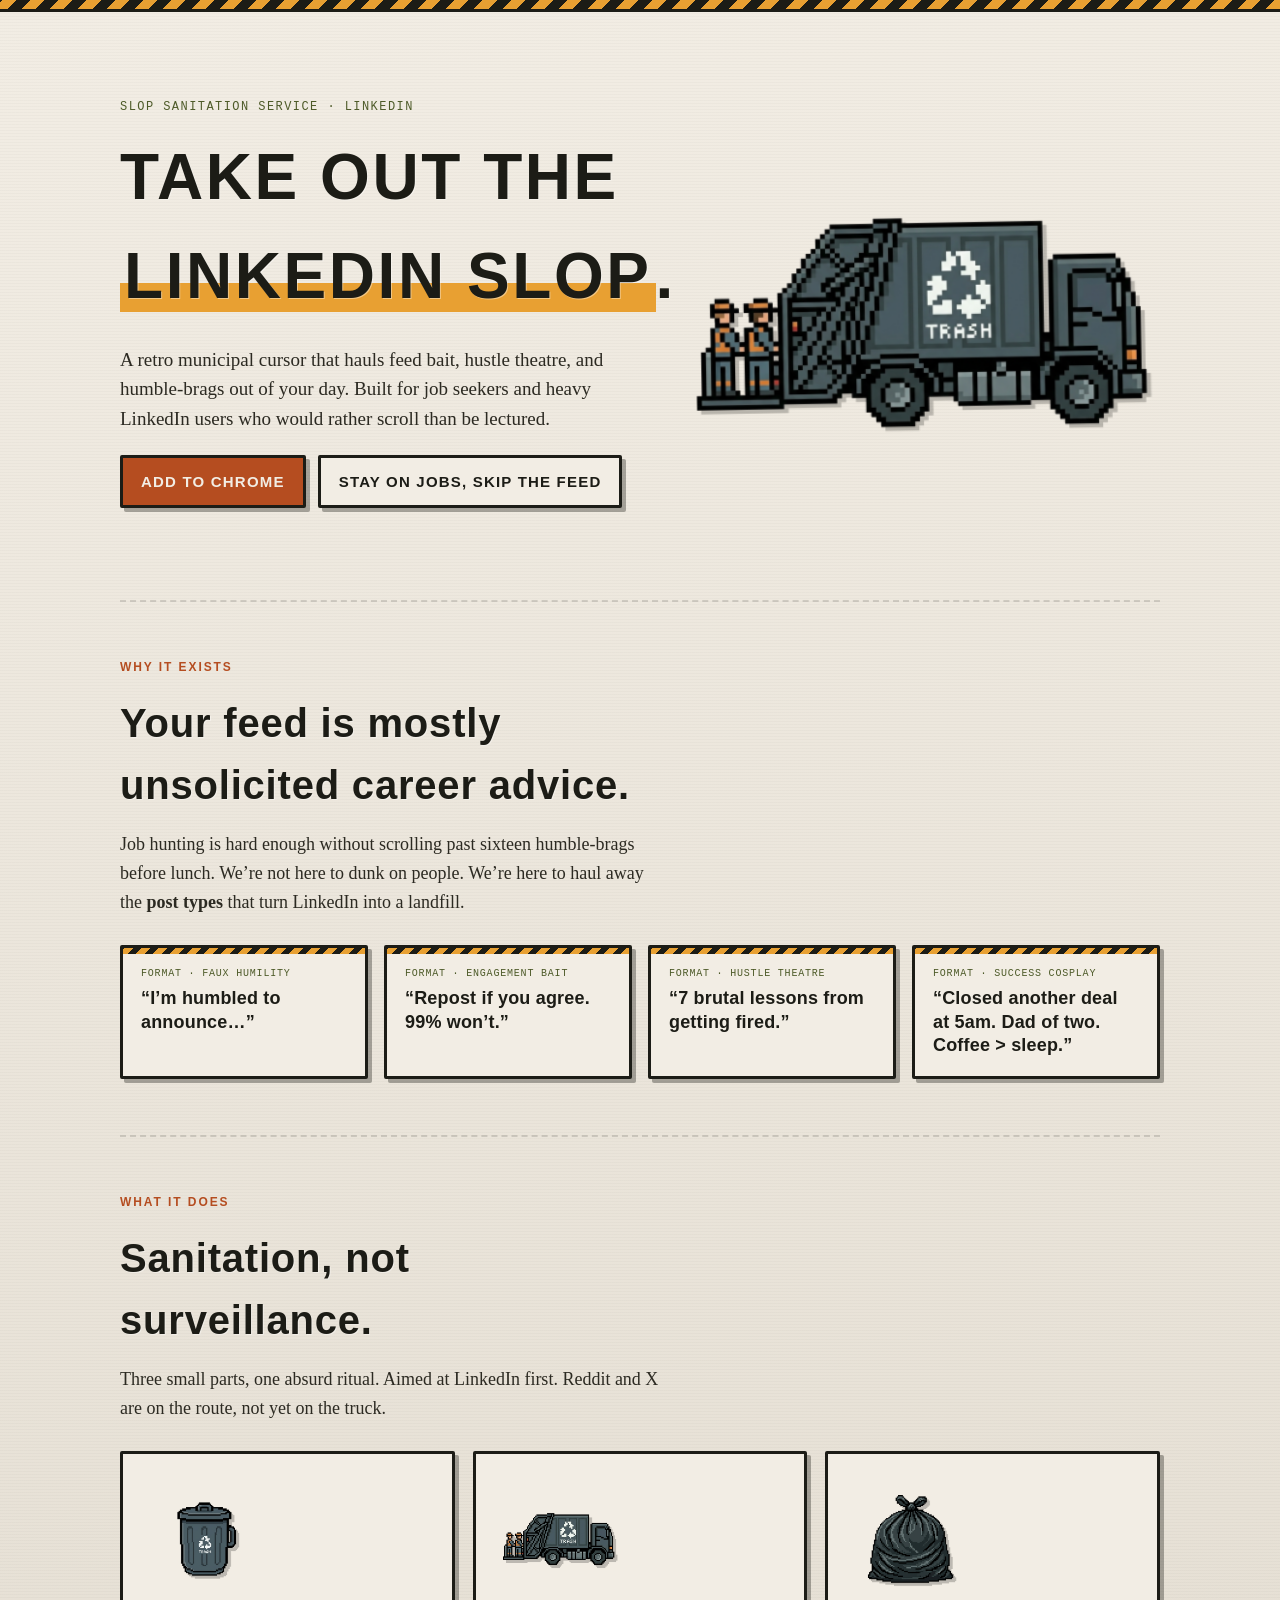
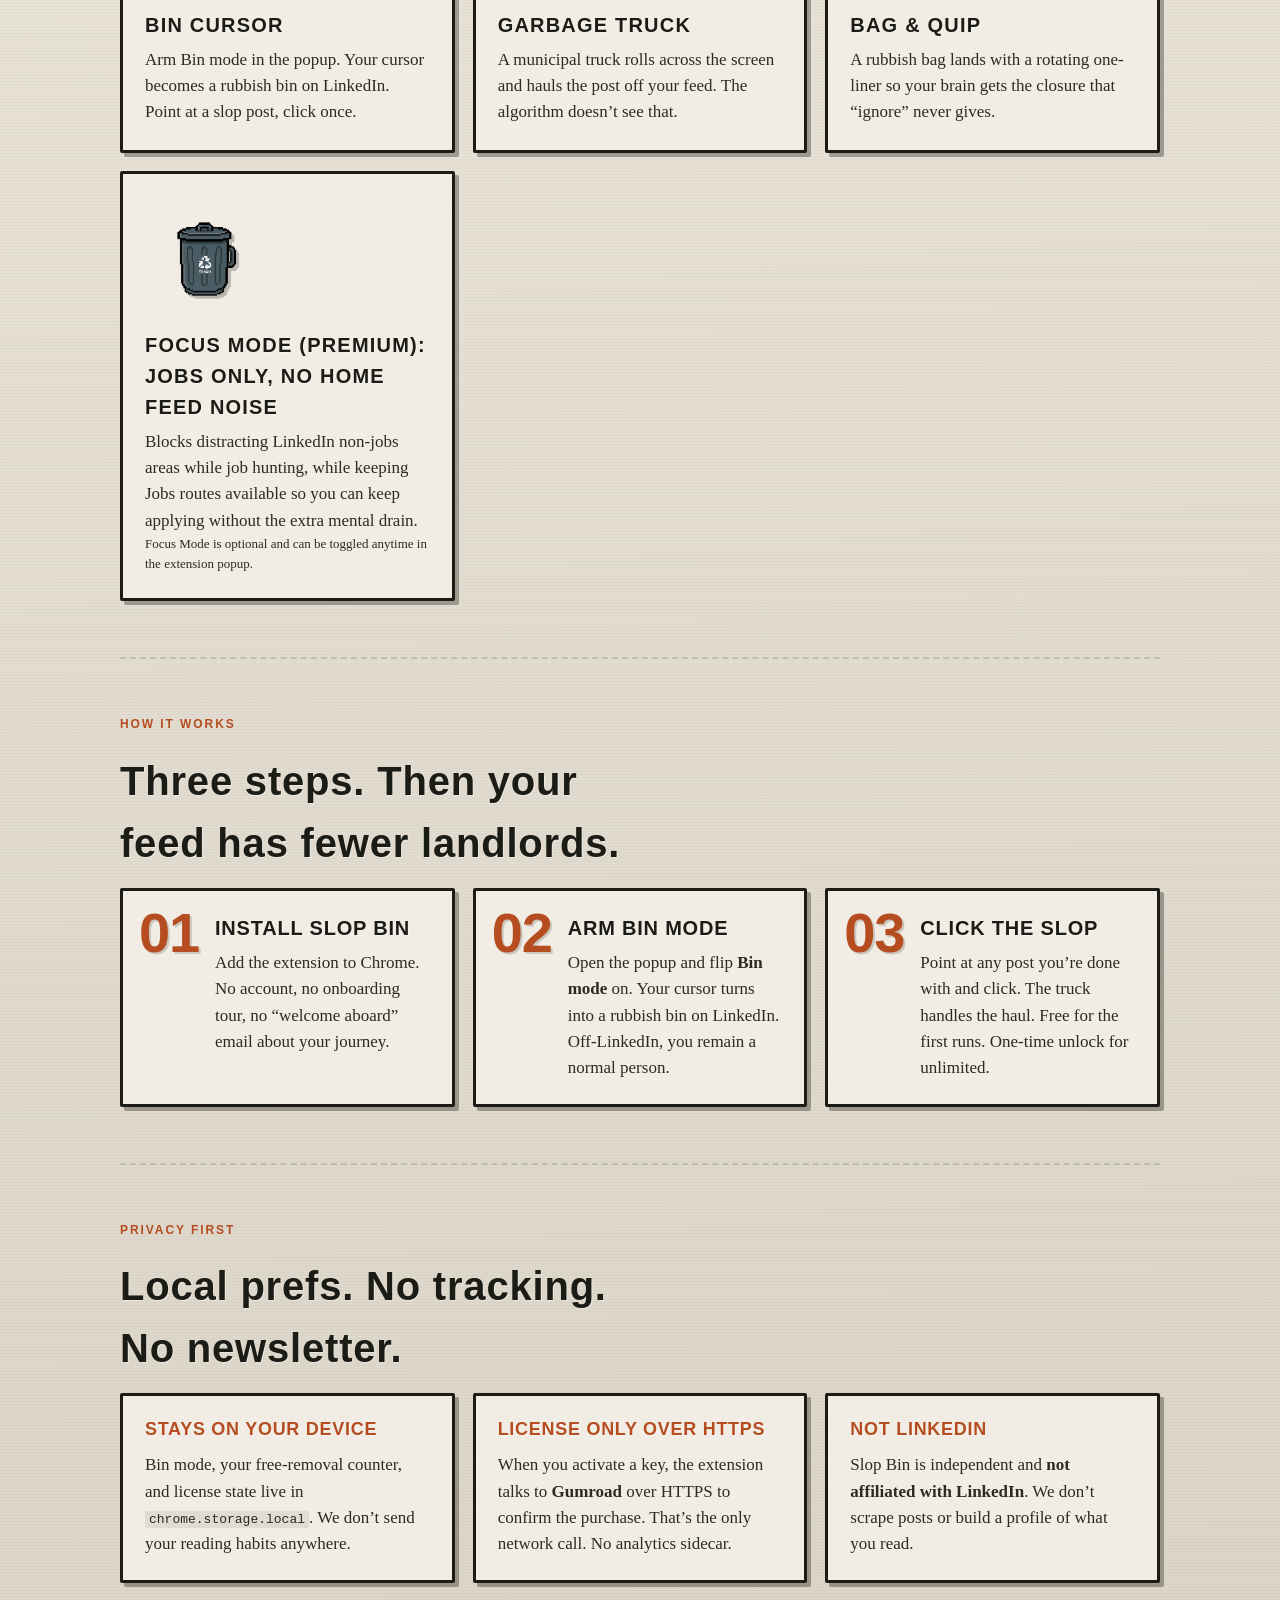
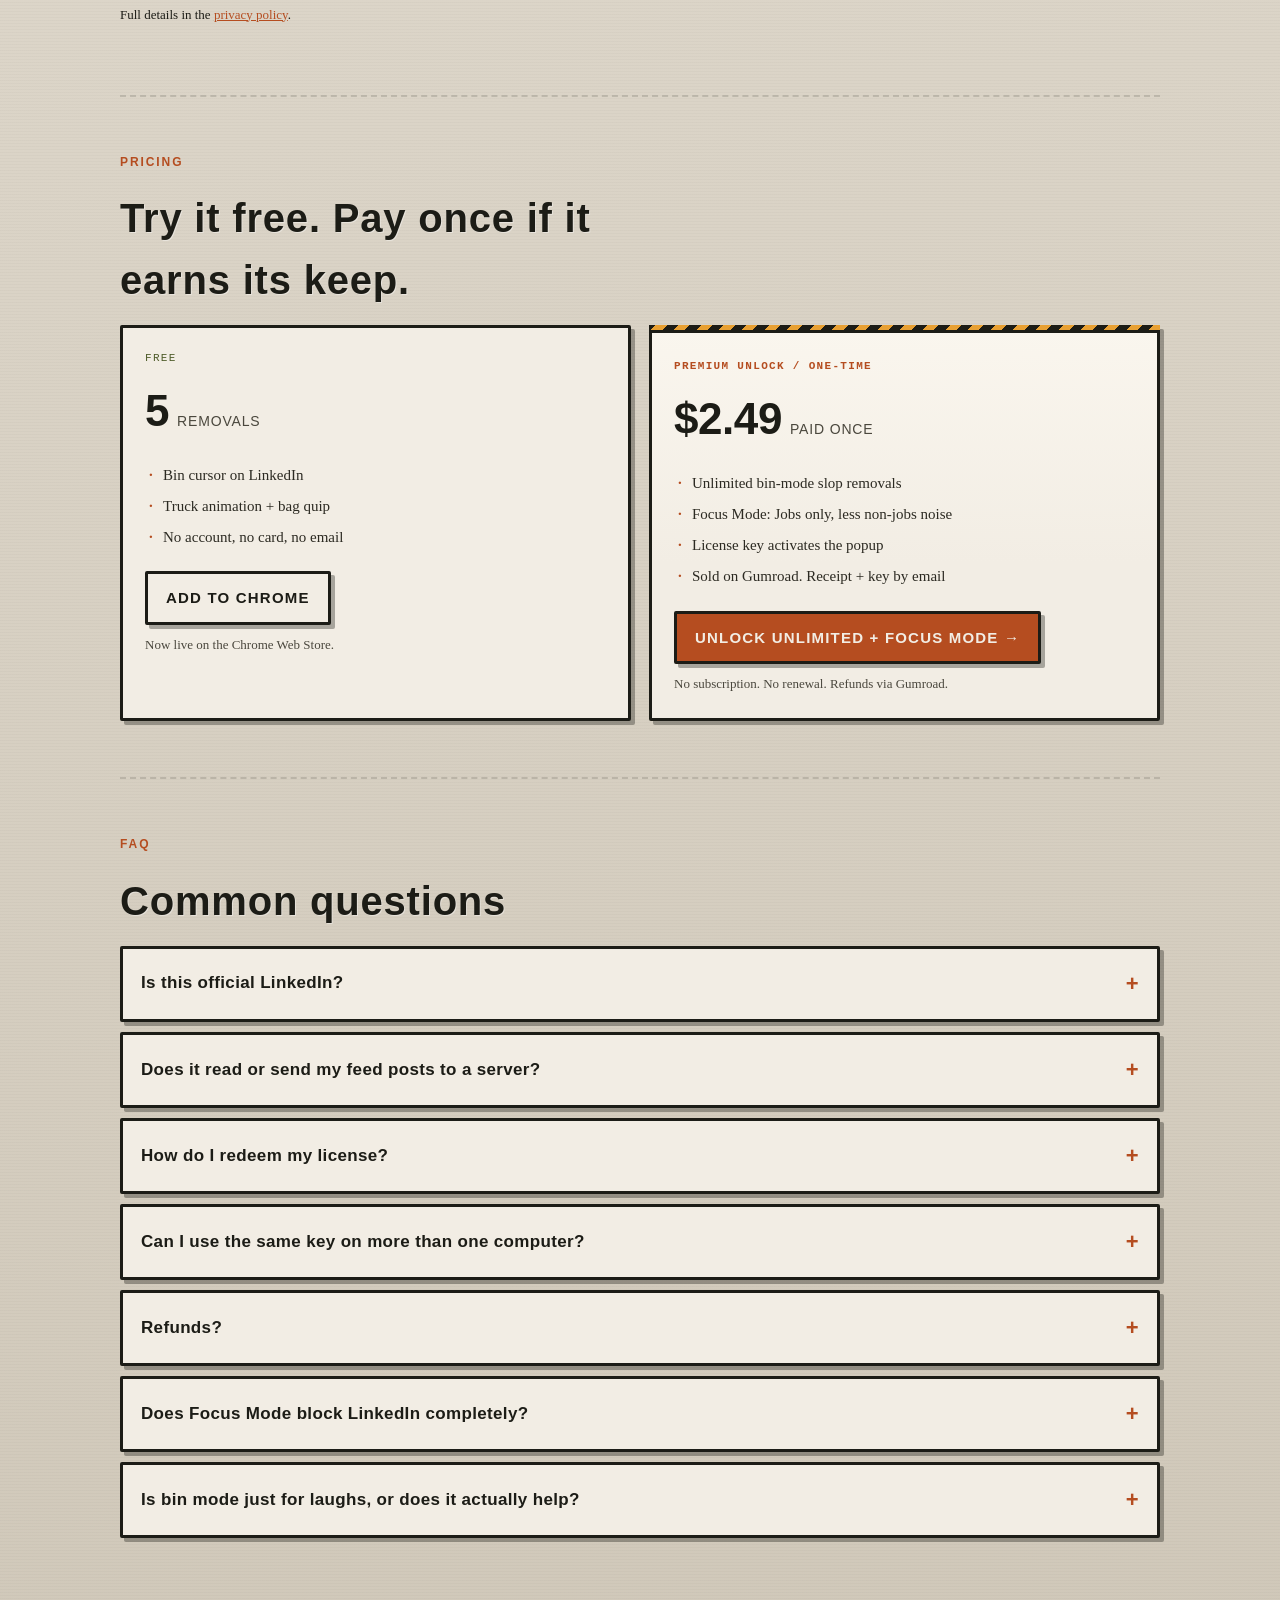
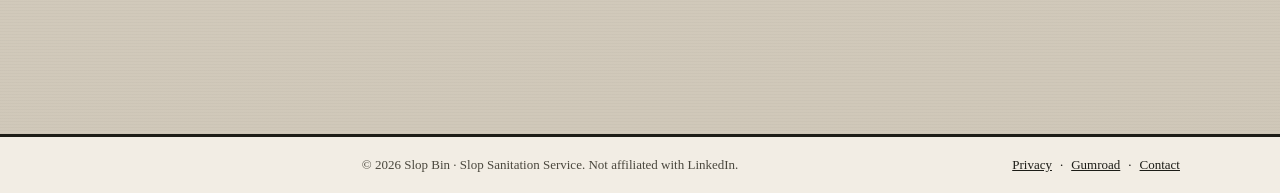
<file: index.html>
<!doctype html>
<html lang="en">
  <head>
    <meta charset="utf-8" />
    <meta name="viewport" content="width=device-width, initial-scale=1" />

    <title>Slop Bin - LinkedIn Feed Cleaner</title>
    <meta
      name="description"
      content="Slop Bin is a humor-first Chrome extension for LinkedIn. Use bin mode to clear feed slop, or unlock Focus Mode to stay on Jobs and block non-jobs distractions."
    />
    <meta name="theme-color" content="#1c1c16" />
    <meta name="color-scheme" content="light" />
    <meta name="robots" content="index,follow" />
    <meta
      name="keywords"
      content="LinkedIn, Chrome extension, hide LinkedIn posts, feed cleaner, doomscroll, productivity, Slop Bin"
    />

    <!-- Canonical / social URLs are placeholders; swap to the live Vercel domain on deploy. -->
    <link rel="canonical" href="https://slop-bin.vercel.app/" />

    <meta property="og:type" content="website" />
    <meta property="og:site_name" content="Slop Bin" />
    <meta
      property="og:title"
      content="Slop Bin - LinkedIn Feed Cleaner"
    />
    <meta
      property="og:description"
      content="Humor-first Chrome extension for LinkedIn. Bin cursor + truck animation, plus premium Focus Mode to keep Jobs accessible while blocking non-jobs distractions."
    />
    <meta property="og:url" content="https://slop-bin.vercel.app/" />
    <meta property="og:image" content="https://slop-bin.vercel.app/assets/truck.png" />
    <meta property="og:image:alt" content="Retro garbage truck illustration." />

    <meta name="twitter:card" content="summary_large_image" />
    <meta
      name="twitter:title"
      content="Slop Bin · Bin cursor + Focus Mode for LinkedIn Jobs"
    />
    <meta
      name="twitter:description"
      content="Humor-first Chrome extension for LinkedIn. Clear slop with bin mode, then use Focus Mode to stay on Jobs and skip feed noise."
    />
    <meta name="twitter:image" content="https://slop-bin.vercel.app/assets/truck.png" />

    <link rel="stylesheet" href="./styles.css" />
    <link rel="icon" type="image/png" href="./assets/truck.png" />

    <script type="application/ld+json">
      {
        "@context": "https://schema.org",
        "@type": "SoftwareApplication",
        "name": "Slop Bin",
        "alternateName": "Slop Sanitation Service",
        "applicationCategory": "BrowserApplication",
        "operatingSystem": "Chrome",
        "url": "https://slop-bin.vercel.app/",
        "description": "Humor-first Chrome extension for LinkedIn. Use Bin mode to remove feed slop, or unlock premium Focus Mode to keep Jobs accessible while blocking non-jobs distractions.",
        "image": "https://slop-bin.vercel.app/assets/truck.png",
        "offers": {
          "@type": "Offer",
          "price": "2.49",
          "priceCurrency": "USD",
          "url": "https://jordjegligorijevic.gumroad.com/l/slop-sanitation-service",
          "availability": "https://schema.org/InStock"
        },
        "creator": {
          "@type": "Organization",
          "name": "Slop Sanitation Service"
        }
      }
    </script>

    <script type="application/ld+json">
      {
        "@context": "https://schema.org",
        "@type": "FAQPage",
        "mainEntity": [
          {
            "@type": "Question",
            "name": "Is this official LinkedIn?",
            "acceptedAnswer": {
              "@type": "Answer",
              "text": "No. Slop Bin is independent and not affiliated with LinkedIn. It only visually dismisses posts you click in your own browser."
            }
          },
          {
            "@type": "Question",
            "name": "Does it read or send my feed posts to a server?",
            "acceptedAnswer": {
              "@type": "Answer",
              "text": "No. The extension only modifies what you see locally. The only outbound network call is to Gumroad over HTTPS when you activate a license key."
            }
          },
          {
            "@type": "Question",
            "name": "How do I redeem my license?",
            "acceptedAnswer": {
              "@type": "Answer",
              "text": "After purchase, Gumroad emails you a license key. Open the Slop Bin popup, paste the key into the License field, and click Activate. Unlimited unlocks immediately."
            }
          },
          {
            "@type": "Question",
            "name": "Can I use the same key on more than one computer?",
            "acceptedAnswer": {
              "@type": "Answer",
              "text": "Yes. Activate the same key in the popup on each device. Settings are local per browser, so it is a one-step activation per machine."
            }
          },
          {
            "@type": "Question",
            "name": "What about refunds?",
            "acceptedAnswer": {
              "@type": "Answer",
              "text": "Refunds are handled by Gumroad. If something is wrong with activation, email itdjordjegligorijevic@gmail.com and we will sort it out."
            }
          },
          {
            "@type": "Question",
            "name": "Does Focus Mode block LinkedIn completely?",
            "acceptedAnswer": {
              "@type": "Answer",
              "text": "No. It is designed to keep Jobs accessible while blocking distracting non-jobs areas."
            }
          }
        ]
      }
    </script>
  </head>
  <body>
    <div class="hazard-strip" aria-hidden="true"></div>

    <main class="page">
      <section id="hero" class="section section--hero" aria-labelledby="hero-h">
        <div class="hero">
          <div class="hero__copy">
            <p class="hero__eyebrow">Slop Sanitation Service · LinkedIn</p>
            <h1 id="hero-h" class="hero__title">
              Take out the <span class="hero__hl">LinkedIn slop</span>.
            </h1>
            <p class="hero__sub">
              A retro municipal cursor that hauls feed bait, hustle theatre, and humble-brags
              out of your day. Built for job seekers and heavy LinkedIn users who would rather
              scroll than be lectured.
            </p>
            <div class="hero__cta">
              <a
                class="btn"
                href="https://chromewebstore.google.com/detail/slop-bin-linkedin-feed-cl/pgnagajcnmhcaailbojpmchnmmjgnnpm"
                target="_blank"
                rel="noopener noreferrer"
                data-cta="add-to-chrome"
              >
                Add to Chrome
              </a>
              <a class="btn btn--secondary" href="#solution">Stay on Jobs, skip the feed</a>
            </div>
          </div>
          <figure class="hero__art" aria-hidden="true">
            <img
              src="./assets/truck.png"
              alt=""
              width="640"
              height="320"
              loading="eager"
              decoding="async"
            />
          </figure>
        </div>
      </section>

      <section id="problem" class="section" aria-labelledby="problem-h">
        <p class="section__label">Why it exists</p>
        <h2 id="problem-h" class="section__title">
          Your feed is mostly unsolicited career advice.
        </h2>
        <p class="section__lead">
          Job hunting is hard enough without scrolling past sixteen humble-brags before lunch.
          We&rsquo;re not here to dunk on people. We&rsquo;re here to haul away the
          <strong>post types</strong> that turn LinkedIn into a landfill.
        </p>
        <ul class="trope-grid" role="list">
          <li class="trope">
            <p class="trope__tag">Format · faux humility</p>
            <p class="trope__line">&ldquo;I&rsquo;m humbled to announce&hellip;&rdquo;</p>
          </li>
          <li class="trope">
            <p class="trope__tag">Format · engagement bait</p>
            <p class="trope__line">&ldquo;Repost if you agree. 99% won&rsquo;t.&rdquo;</p>
          </li>
          <li class="trope">
            <p class="trope__tag">Format · hustle theatre</p>
            <p class="trope__line">&ldquo;7 brutal lessons from getting fired.&rdquo;</p>
          </li>
          <li class="trope">
            <p class="trope__tag">Format · success cosplay</p>
            <p class="trope__line">
              &ldquo;Closed another deal at 5am. Dad of two. Coffee &gt; sleep.&rdquo;
            </p>
          </li>
        </ul>
      </section>

      <section id="solution" class="section" aria-labelledby="solution-h">
        <p class="section__label">What it does</p>
        <h2 id="solution-h" class="section__title">Sanitation, not surveillance.</h2>
        <p class="section__lead">
          Three small parts, one absurd ritual. Aimed at LinkedIn first. Reddit and X
          are on the route, not yet on the truck.
        </p>
        <ul class="feature-grid" role="list">
          <li class="feature-card">
            <figure class="feature-card__art" aria-hidden="true">
              <img src="./assets/bin.png" alt="" width="120" height="120" />
            </figure>
            <h3>Bin cursor</h3>
            <p>
              Arm Bin mode in the popup. Your cursor becomes a rubbish bin on LinkedIn. Point
              at a slop post, click once.
            </p>
          </li>
          <li class="feature-card">
            <figure class="feature-card__art" aria-hidden="true">
              <img src="./assets/truck.png" alt="" width="200" height="100" />
            </figure>
            <h3>Garbage truck</h3>
            <p>
              A municipal truck rolls across the screen and hauls the post off your feed. The
              algorithm doesn&rsquo;t see that.
            </p>
          </li>
          <li class="feature-card">
            <figure class="feature-card__art" aria-hidden="true">
              <img src="./assets/trashbag.png" alt="" width="120" height="120" />
            </figure>
            <h3>Bag &amp; quip</h3>
            <p>
              A rubbish bag lands with a rotating one-liner so your brain gets the closure
              that &ldquo;ignore&rdquo; never gives.
            </p>
          </li>
          <li class="feature-card">
            <figure class="feature-card__art" aria-hidden="true">
              <img src="./assets/bin.png" alt="" width="120" height="120" />
            </figure>
            <h3>Focus Mode (Premium): Jobs only, no Home feed noise</h3>
            <p>
              Blocks distracting LinkedIn non-jobs areas while job hunting, while keeping Jobs
              routes available so you can keep applying without the extra mental drain.
            </p>
            <p class="small muted">
              Focus Mode is optional and can be toggled anytime in the extension popup.
            </p>
          </li>
        </ul>
      </section>

      <section id="how" class="section" aria-labelledby="how-h">
        <p class="section__label">How it works</p>
        <h2 id="how-h" class="section__title">Three steps. Then your feed has fewer landlords.</h2>
        <ol class="steps" role="list">
          <li class="step">
            <span class="step__num" aria-hidden="true">01</span>
            <h3 class="step__title">Install Slop Bin</h3>
            <p>
              Add the extension to Chrome. No account, no onboarding tour, no &ldquo;welcome
              aboard&rdquo; email about your journey.
            </p>
          </li>
          <li class="step">
            <span class="step__num" aria-hidden="true">02</span>
            <h3 class="step__title">Arm Bin mode</h3>
            <p>
              Open the popup and flip <strong>Bin mode</strong> on. Your cursor turns into a
              rubbish bin on LinkedIn. Off-LinkedIn, you remain a normal person.
            </p>
          </li>
          <li class="step">
            <span class="step__num" aria-hidden="true">03</span>
            <h3 class="step__title">Click the slop</h3>
            <p>
              Point at any post you&rsquo;re done with and click. The truck handles the haul.
              Free for the first runs. One-time unlock for unlimited.
            </p>
          </li>
        </ol>
      </section>

      <section id="trust" class="section" aria-labelledby="trust-h">
        <p class="section__label">Privacy first</p>
        <h2 id="trust-h" class="section__title">Local prefs. No tracking. No newsletter.</h2>
        <ul class="trust-grid" role="list">
          <li class="trust-card">
            <h3>Stays on your device</h3>
            <p>
              Bin mode, your free-removal counter, and license state live in
              <code>chrome.storage.local</code>. We don&rsquo;t send your reading habits anywhere.
            </p>
          </li>
          <li class="trust-card">
            <h3>License only over HTTPS</h3>
            <p>
              When you activate a key, the extension talks to <strong>Gumroad</strong> over
              HTTPS to confirm the purchase. That&rsquo;s the only network call. No analytics
              sidecar.
            </p>
          </li>
          <li class="trust-card">
            <h3>Not LinkedIn</h3>
            <p>
              Slop Bin is independent and <strong>not affiliated with LinkedIn</strong>. We
              don&rsquo;t scrape posts or build a profile of what you read.
            </p>
          </li>
        </ul>
        <p class="trust-foot small">
          Full details in the <a href="/privacy">privacy policy</a>.
        </p>
      </section>

      <section id="pricing" class="section" aria-labelledby="pricing-h">
        <p class="section__label">Pricing</p>
        <h2 id="pricing-h" class="section__title">Try it free. Pay once if it earns its keep.</h2>
        <div class="pricing-grid">
          <article class="plan">
            <p class="plan__tag">Free</p>
            <p class="plan__price">
              <span class="plan__price-num">5</span>
              <span class="plan__price-unit">removals</span>
            </p>
            <ul class="plan__list" role="list">
              <li>Bin cursor on LinkedIn</li>
              <li>Truck animation + bag quip</li>
              <li>No account, no card, no email</li>
            </ul>
            <a
              class="btn btn--secondary plan__cta"
              href="https://chromewebstore.google.com/detail/slop-bin-linkedin-feed-cl/pgnagajcnmhcaailbojpmchnmmjgnnpm"
              target="_blank"
              rel="noopener noreferrer"
              data-cta="add-to-chrome"
            >
              Add to Chrome
            </a>
            <p class="plan__note small muted">Now live on the Chrome Web Store.</p>
          </article>
          <article class="plan plan--paid">
            <p class="plan__tag">Premium unlock / one-time</p>
            <p class="plan__price">
              <span class="plan__price-num">$2.49</span>
              <span class="plan__price-unit">paid once</span>
            </p>
            <ul class="plan__list" role="list">
              <li>Unlimited bin-mode slop removals</li>
              <li>Focus Mode: Jobs only, less non-jobs noise</li>
              <li>License key activates the popup</li>
              <li>Sold on Gumroad. Receipt + key by email</li>
            </ul>
            <a
              class="btn plan__cta"
              href="https://jordjegligorijevic.gumroad.com/l/slop-sanitation-service"
              target="_blank"
              rel="noopener noreferrer"
              data-cta="gumroad"
            >
              Unlock unlimited + Focus Mode &rarr;
            </a>
            <p class="plan__note small muted">No subscription. No renewal. Refunds via Gumroad.</p>
          </article>
        </div>
      </section>

      <section id="faq" class="section" aria-labelledby="faq-h">
        <p class="section__label">FAQ</p>
        <h2 id="faq-h" class="section__title">Common questions</h2>
        <div class="faq-list">
          <details class="faq">
            <summary>Is this official LinkedIn?</summary>
            <p>
              No. Slop Bin is independent and <strong>not affiliated with LinkedIn</strong>.
              We just visually dismiss posts you click in your own browser.
            </p>
          </details>
          <details class="faq">
            <summary>Does it read or send my feed posts to a server?</summary>
            <p>
              No. The extension only modifies what you see in your own browser. The only
              outbound network call is to Gumroad over HTTPS when you activate a license key.
            </p>
          </details>
          <details class="faq">
            <summary>How do I redeem my license?</summary>
            <p>
              After purchase, Gumroad emails you a license key. Open the Slop Bin popup, paste
              the key into the <strong>License</strong> field, and click <strong>Activate</strong>.
              Unlimited unlocks immediately.
            </p>
          </details>
          <details class="faq">
            <summary>Can I use the same key on more than one computer?</summary>
            <p>
              Yes. Activate the same key in the popup on each device you use. Settings are
              local per browser, so it&rsquo;s a one-step activation per machine.
            </p>
          </details>
          <details class="faq">
            <summary>Refunds?</summary>
            <p>
              Refunds are handled by Gumroad. If something&rsquo;s wrong with activation,
              email <a href="mailto:itdjordjegligorijevic@gmail.com">itdjordjegligorijevic@gmail.com</a>
              and we&rsquo;ll sort it out.
            </p>
          </details>
          <details class="faq">
            <summary>Does Focus Mode block LinkedIn completely?</summary>
            <p>
              No. It is designed to keep Jobs accessible while blocking distracting non-jobs
              areas.
            </p>
          </details>
          <details class="faq">
            <summary>Is bin mode just for laughs, or does it actually help?</summary>
            <p>
              Both. Visually removing slop reduces the friction of scrolling without
              committing to a permanent &ldquo;mute&rdquo; or report. It&rsquo;s a tiny ritual
              that breaks the doomscroll loop without lecturing you.
            </p>
          </details>
        </div>
      </section>
    </main>

    <footer class="site-foot">
      <div class="site-foot__inner">
        <p class="muted small site-foot__copy">
          © <span id="year">2026</span> Slop Bin · Slop Sanitation Service.
          Not affiliated with LinkedIn.
        </p>
        <nav class="site-foot__nav small" aria-label="Footer">
          <a href="/privacy">Privacy</a>
          <span aria-hidden="true">·</span>
          <a
            href="https://jordjegligorijevic.gumroad.com/l/slop-sanitation-service"
            target="_blank"
            rel="noopener noreferrer"
            >Gumroad</a
          >
          <span aria-hidden="true">·</span>
          <a href="mailto:itdjordjegligorijevic@gmail.com">Contact</a>
        </nav>
      </div>
    </footer>

    <script>
      document.getElementById("year").textContent = String(new Date().getFullYear());
    </script>
  </body>
</html>
</file>
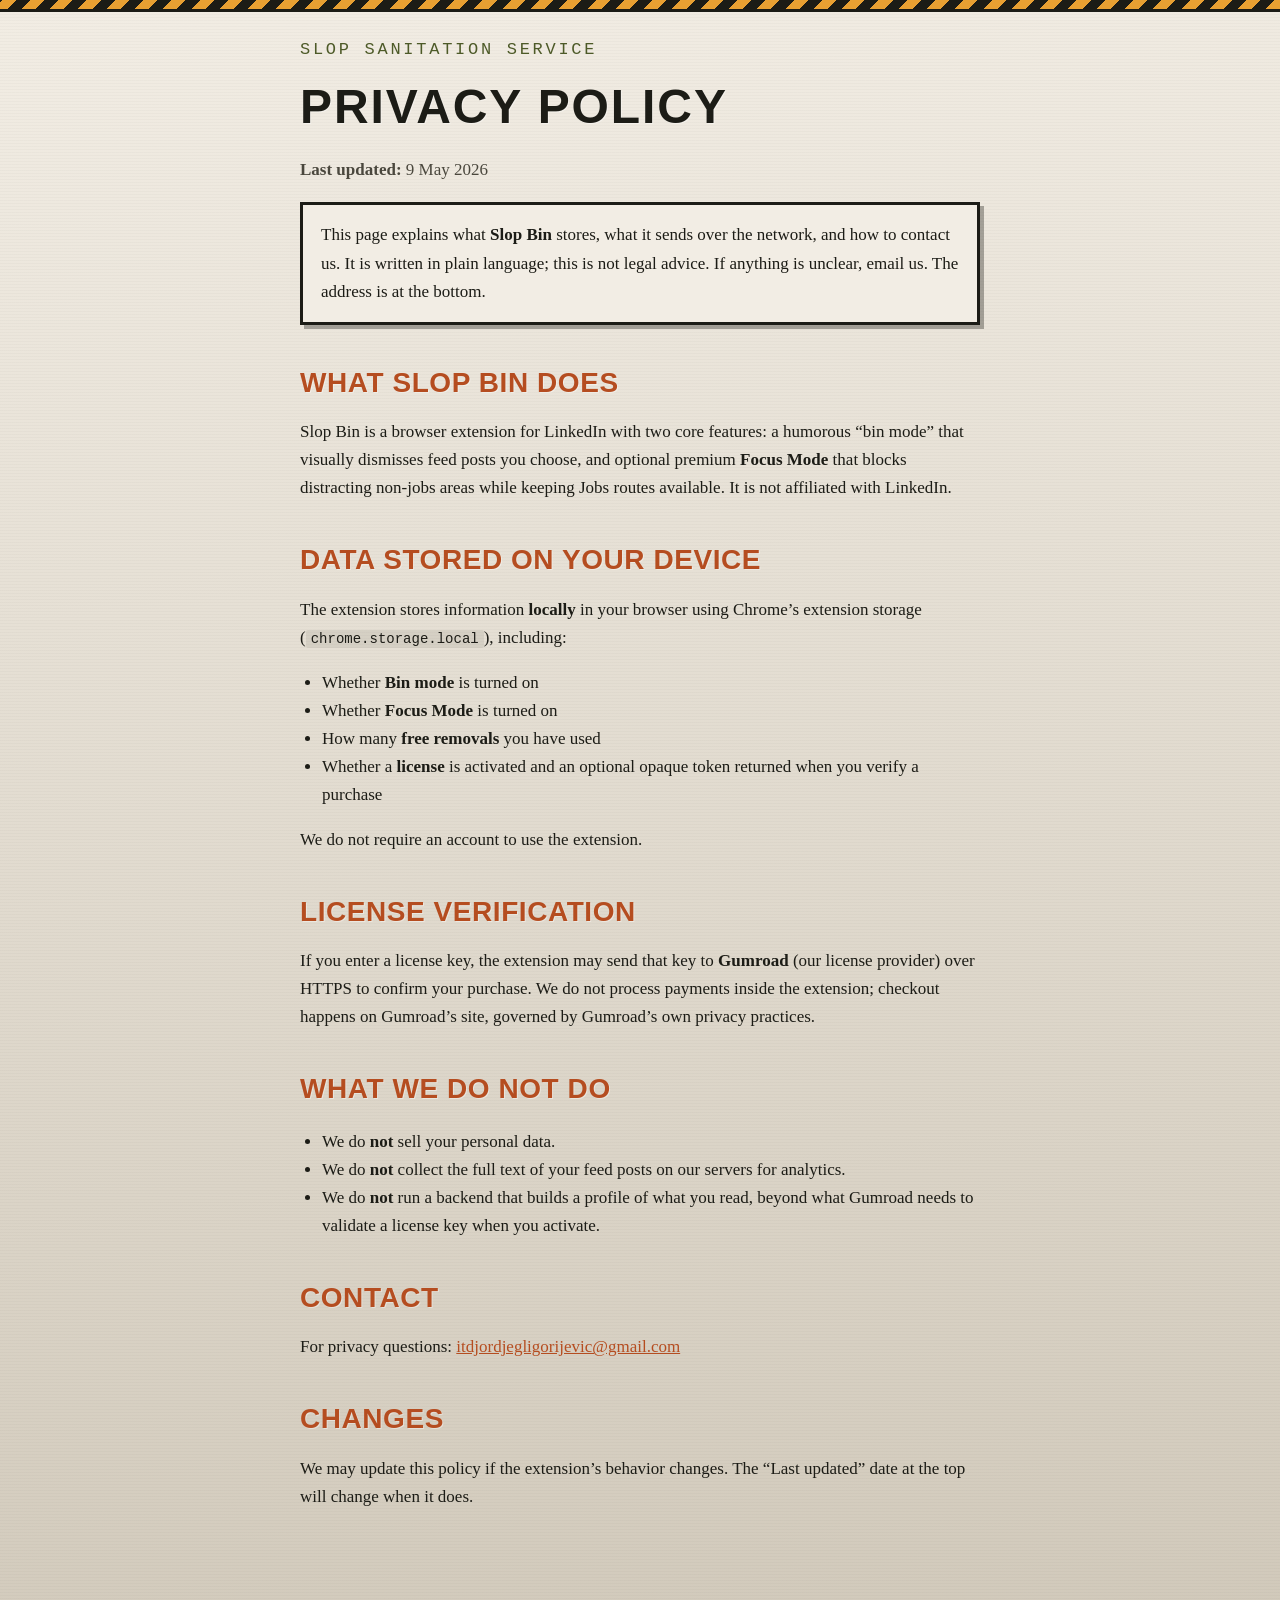
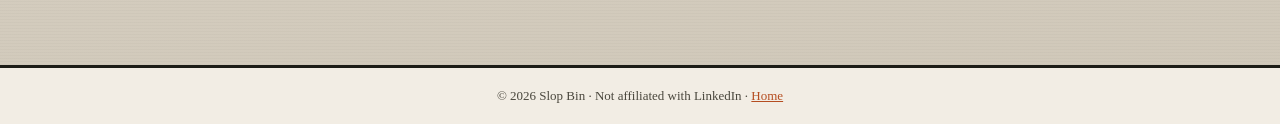
<file: privacy.html>
<!doctype html>
<html lang="en">
  <head>
    <meta charset="utf-8" />
    <meta name="viewport" content="width=device-width, initial-scale=1" />

    <title>Privacy Policy · Slop Bin Focus Mode + Bin Mode</title>
    <meta
      name="description"
      content="Slop Bin privacy policy: local storage for bin mode, Focus Mode, removals and license status, plus Gumroad verification details."
    />
    <meta name="theme-color" content="#1c1c16" />
    <meta name="robots" content="index,follow" />

    <!-- Canonical / social URLs are placeholders; swap to the live Vercel domain on deploy. -->
    <link rel="canonical" href="https://slop-bin.vercel.app/privacy" />

    <meta property="og:type" content="article" />
    <meta property="og:site_name" content="Slop Bin" />
    <meta property="og:title" content="Privacy Policy · Slop Bin Focus Mode + Bin Mode" />
    <meta
      property="og:description"
      content="What Slop Bin stores locally for bin mode and Focus Mode, how Gumroad license verification works, and what we do not collect."
    />
    <meta property="og:url" content="https://slop-bin.vercel.app/privacy" />
    <meta property="og:image" content="https://slop-bin.vercel.app/assets/truck.png" />

    <meta name="twitter:card" content="summary" />
    <meta name="twitter:title" content="Privacy Policy · Slop Bin Focus Mode + Bin Mode" />
    <meta
      name="twitter:description"
      content="Local prefs for bin mode and Focus Mode, Gumroad verification, no server-side feed analytics."
    />

    <link rel="stylesheet" href="./styles.css" />
    <link rel="icon" type="image/png" href="./assets/truck.png" />
  </head>
  <body class="privacy">
    <div class="hazard-strip" aria-hidden="true"></div>

    <main class="page page--prose">
      <article id="policy">
        <p class="policy__eyebrow">Slop Sanitation Service</p>
        <h1>Privacy Policy</h1>
        <p class="policy__updated"><strong>Last updated:</strong> 9 May 2026</p>

        <p class="policy__intro">
          This page explains what <strong>Slop Bin</strong> stores, what it sends over the
          network, and how to contact us. It is written in plain language; this is not legal
          advice. If anything is unclear, email us. The address is at the bottom.
        </p>

        <h2>What Slop Bin does</h2>
        <p>
          Slop Bin is a browser extension for LinkedIn with two core features: a humorous
          &ldquo;bin mode&rdquo; that visually dismisses feed posts you choose, and optional
          premium <strong>Focus Mode</strong> that blocks distracting non-jobs areas while
          keeping Jobs routes available. It is not affiliated with LinkedIn.
        </p>

        <h2>Data stored on your device</h2>
        <p>
          The extension stores information <strong>locally</strong> in your browser using
          Chrome&rsquo;s extension storage (<code>chrome.storage.local</code>), including:
        </p>
        <ul>
          <li>Whether <strong>Bin mode</strong> is turned on</li>
          <li>Whether <strong>Focus Mode</strong> is turned on</li>
          <li>How many <strong>free removals</strong> you have used</li>
          <li>
            Whether a <strong>license</strong> is activated and an optional opaque token
            returned when you verify a purchase
          </li>
        </ul>
        <p>We do not require an account to use the extension.</p>

        <h2>License verification</h2>
        <p>
          If you enter a license key, the extension may send that key to <strong>Gumroad</strong>
          (our license provider) over HTTPS to confirm your purchase. We do not process payments
          inside the extension; checkout happens on Gumroad&rsquo;s site, governed by Gumroad&rsquo;s
          own privacy practices.
        </p>

        <h2>What we do not do</h2>
        <ul>
          <li>We do <strong>not</strong> sell your personal data.</li>
          <li>
            We do <strong>not</strong> collect the full text of your feed posts on our servers
            for analytics.
          </li>
          <li>
            We do <strong>not</strong> run a backend that builds a profile of what you read,
            beyond what Gumroad needs to validate a license key when you activate.
          </li>
        </ul>

        <h2>Contact</h2>
        <p>
          For privacy questions:
          <a href="mailto:itdjordjegligorijevic@gmail.com">itdjordjegligorijevic@gmail.com</a>
        </p>

        <h2>Changes</h2>
        <p>
          We may update this policy if the extension&rsquo;s behavior changes. The
          &ldquo;Last updated&rdquo; date at the top will change when it does.
        </p>
      </article>
    </main>

    <footer class="site-foot">
      <p class="muted small">
        © <span id="year">2026</span> Slop Bin · Not affiliated with LinkedIn ·
        <a href="/">Home</a>
      </p>
    </footer>

    <script>
      document.getElementById("year").textContent = String(new Date().getFullYear());
    </script>
  </body>
</html>
</file>
<file: styles.css>
/* Slop Bin landing — palette/typography mirror the extension popup (retro municipal depot). */

:root {
  --ink: #1c1c16;
  --paper: #e4dfd3;
  --paper-deep: #cfc7b8;
  --cream: #f2ede4;
  --amber: #e8a032;
  --amber-dark: #c17a1a;
  --rust: #b54d20;
  --olive: #4d5a28;
  --olive-bright: #6b7a3d;
  --shadow-hard: 4px 4px 0 rgba(28, 28, 22, 0.35);
  --font-display: "Arial Narrow", "Helvetica Neue Condensed", Arial, sans-serif;
  --font-body: Georgia, "Times New Roman", Times, serif;
  --font-mono: "Cascadia Mono", Consolas, "Lucida Console", monospace;
  --max-w: 1080px;
}

*,
*::before,
*::after {
  box-sizing: border-box;
}

html {
  scroll-behavior: smooth;
}

body {
  margin: 0;
  font-family: var(--font-body);
  font-size: 17px;
  line-height: 1.55;
  color: var(--ink);
  background: var(--paper);
  background-image:
    repeating-linear-gradient(
      0deg,
      transparent,
      transparent 2px,
      rgba(28, 28, 22, 0.025) 2px,
      rgba(28, 28, 22, 0.025) 3px
    ),
    linear-gradient(175deg, var(--cream) 0%, var(--paper-deep) 100%);
  min-height: 100vh;
}

img {
  max-width: 100%;
  height: auto;
}

a {
  color: var(--rust);
}

a:hover {
  color: var(--amber-dark);
}

.hazard-strip {
  height: 12px;
  width: 100%;
  background: repeating-linear-gradient(
    -45deg,
    var(--amber) 0,
    var(--amber) 10px,
    var(--ink) 10px,
    var(--ink) 20px
  );
  border-bottom: 3px solid var(--ink);
}

.site-head {
  display: flex;
  align-items: center;
  justify-content: space-between;
  gap: 16px;
  max-width: var(--max-w);
  margin: 0 auto;
  padding: 14px 20px;
}

.brand {
  display: inline-flex;
  align-items: center;
  gap: 10px;
  text-decoration: none;
  color: var(--ink);
}

.brand__text {
  font-family: var(--font-display);
  font-weight: 900;
  letter-spacing: 0.12em;
  text-transform: uppercase;
  font-size: 18px;
}

.page {
  max-width: var(--max-w);
  margin: 0 auto;
  padding: 24px 20px 80px;
}

.section {
  padding: 56px 0;
  border-top: 2px dashed rgba(28, 28, 22, 0.15);
}

.section:first-child {
  border-top: 0;
  padding-top: 32px;
}

.section--hero {
  padding-top: 32px;
  padding-bottom: 48px;
}

.hero {
  display: grid;
  grid-template-columns: minmax(0, 1.05fr) minmax(0, 1fr);
  gap: 48px;
  align-items: center;
}

.hero__eyebrow {
  margin: 0 0 12px;
  font-family: var(--font-mono);
  font-size: 12px;
  letter-spacing: 0.12em;
  text-transform: uppercase;
  color: var(--olive);
}

.hero__title {
  margin: 0 0 18px;
}

.hero__hl {
  background: linear-gradient(180deg, transparent 60%, var(--amber) 60%);
  padding: 0 4px;
  white-space: nowrap;
}

.hero__sub {
  font-size: 19px;
  line-height: 1.55;
  margin: 0 0 22px;
  color: #2c2a22;
  max-width: 56ch;
}

.hero__cta {
  display: flex;
  flex-wrap: wrap;
  gap: 12px;
  margin-bottom: 14px;
}

.hero__cta .btn[aria-disabled="true"] {
  opacity: 0.95;
  position: relative;
}

.hero__cta .btn[aria-disabled="true"]::after {
  content: "(coming to the store)";
  position: absolute;
  left: 0;
  bottom: -22px;
  font-family: var(--font-mono);
  font-size: 10px;
  letter-spacing: 0.06em;
  color: #5a574c;
  text-transform: uppercase;
  white-space: nowrap;
}

.hero__art {
  margin: 0;
  padding: 0;
  background: transparent;
  border: 0;
  box-shadow: none;
  transform: rotate(-1deg);
}

.hero__art img {
  display: block;
  width: 100%;
  height: auto;
  filter: drop-shadow(4px 4px 0 rgba(28, 28, 22, 0.25));
}

@media (max-width: 860px) {
  .hero {
    grid-template-columns: 1fr;
    gap: 28px;
  }

  .hero__art {
    order: -1;
    transform: none;
    margin: 0 auto;
    max-width: 480px;
  }
}

.section__title {
  font-size: clamp(28px, 4vw, 40px);
  margin: 0 0 14px;
  max-width: 24ch;
}

.section__lead {
  font-size: 18px;
  line-height: 1.6;
  color: #2c2a22;
  max-width: 60ch;
  margin: 0 0 28px;
}

.trope-grid {
  list-style: none;
  margin: 0;
  padding: 0;
  display: grid;
  grid-template-columns: repeat(auto-fit, minmax(240px, 1fr));
  gap: 16px;
}

.trope {
  position: relative;
  padding: 16px 18px 18px;
  background: var(--cream);
  border: 3px solid var(--ink);
  border-radius: 2px;
  box-shadow: var(--shadow-hard);
}

.trope::before {
  content: "";
  display: block;
  height: 6px;
  margin: -16px -18px 12px;
  background: repeating-linear-gradient(
    -45deg,
    var(--amber) 0,
    var(--amber) 6px,
    var(--ink) 6px,
    var(--ink) 12px
  );
}

.trope__tag {
  margin: 0 0 6px;
  font-family: var(--font-mono);
  font-size: 10px;
  letter-spacing: 0.08em;
  text-transform: uppercase;
  color: var(--olive);
}

.trope__line {
  margin: 0;
  font-family: var(--font-display);
  font-weight: 800;
  font-size: 18px;
  letter-spacing: 0.01em;
  color: var(--ink);
  line-height: 1.3;
}

.feature-grid {
  list-style: none;
  margin: 0;
  padding: 0;
  display: grid;
  grid-template-columns: repeat(auto-fit, minmax(260px, 1fr));
  gap: 18px;
}

.feature-card {
  padding: 22px 22px 24px;
  background: var(--cream);
  border: 3px solid var(--ink);
  border-radius: 2px;
  box-shadow: var(--shadow-hard);
  display: flex;
  flex-direction: column;
}

.feature-card__art {
  margin: 0 0 14px;
  height: 120px;
  display: flex;
  align-items: center;
  justify-content: flex-start;
}

.feature-card__art img {
  max-height: 100%;
  width: auto;
  filter: drop-shadow(3px 3px 0 rgba(28, 28, 22, 0.25));
}

.feature-card h3 {
  margin: 0 0 6px;
  letter-spacing: 0.06em;
  text-transform: uppercase;
}

.feature-card p {
  margin: 0;
  color: #2c2a22;
}

.steps {
  list-style: none;
  margin: 0;
  padding: 0;
  display: grid;
  grid-template-columns: repeat(auto-fit, minmax(240px, 1fr));
  gap: 18px;
  counter-reset: step;
}

.step {
  position: relative;
  padding: 22px 22px 22px 92px;
  background: var(--cream);
  border: 3px solid var(--ink);
  border-radius: 2px;
  box-shadow: var(--shadow-hard);
  min-height: 168px;
}

.step__num {
  position: absolute;
  top: 14px;
  left: 16px;
  width: 60px;
  font-family: var(--font-display);
  font-weight: 900;
  font-size: 56px;
  line-height: 1;
  letter-spacing: -0.02em;
  color: var(--rust);
  text-shadow: 2px 2px 0 rgba(28, 28, 22, 0.18);
}

.step__title {
  margin: 0 0 6px;
  letter-spacing: 0.04em;
  text-transform: uppercase;
}

.step p {
  margin: 0;
  color: #2c2a22;
}

.kbd {
  display: inline-block;
  padding: 1px 5px;
  margin: 0 1px;
  font-family: var(--font-mono);
  font-size: 11px;
  font-weight: 600;
  color: var(--cream);
  background: linear-gradient(180deg, #3a3a32 0%, #252520 100%);
  border: 2px solid var(--ink);
  border-radius: 2px;
  box-shadow: inset 0 -2px 0 rgba(0, 0, 0, 0.35);
}

.kbd-path {
  font-family: var(--font-mono);
  font-size: 11px;
  color: var(--rust);
}

.trust-grid {
  list-style: none;
  margin: 0;
  padding: 0;
  display: grid;
  grid-template-columns: repeat(auto-fit, minmax(240px, 1fr));
  gap: 18px;
}

.trust-card {
  padding: 20px 22px 22px;
  background: var(--cream);
  border: 3px solid var(--ink);
  border-radius: 2px;
  box-shadow: var(--shadow-hard);
}

.trust-card h3 {
  margin: 0 0 8px;
  font-size: 18px;
  letter-spacing: 0.04em;
  text-transform: uppercase;
  color: var(--rust);
}

.trust-card p {
  margin: 0;
  color: #2c2a22;
}

.trust-card code {
  font-family: var(--font-mono);
  font-size: 13px;
  background: rgba(28, 28, 22, 0.08);
  padding: 1px 4px;
  border-radius: 2px;
}

.trust-foot {
  margin-top: 22px;
}

.pricing-grid {
  display: grid;
  grid-template-columns: repeat(auto-fit, minmax(260px, 1fr));
  gap: 18px;
}

.plan {
  background: var(--cream);
  border: 3px solid var(--ink);
  border-radius: 2px;
  box-shadow: var(--shadow-hard);
  padding: 22px 22px 24px;
  display: flex;
  flex-direction: column;
}

.plan--paid {
  background: linear-gradient(180deg, #faf6ee 0%, var(--cream) 60%);
  position: relative;
}

.plan--paid::before {
  content: "";
  position: absolute;
  top: -3px;
  left: -3px;
  right: -3px;
  height: 8px;
  background: repeating-linear-gradient(
    -45deg,
    var(--amber) 0,
    var(--amber) 8px,
    var(--ink) 8px,
    var(--ink) 16px
  );
  border-bottom: 3px solid var(--ink);
}

.plan__tag {
  margin: 0 0 10px;
  font-family: var(--font-mono);
  font-size: 11px;
  letter-spacing: 0.12em;
  text-transform: uppercase;
  color: var(--olive);
}

.plan--paid .plan__tag {
  color: var(--rust);
  font-weight: 700;
  margin-top: 8px;
}

.plan__price {
  display: flex;
  align-items: baseline;
  gap: 8px;
  margin: 0 0 14px;
  font-family: var(--font-display);
  color: var(--ink);
}

.plan__price-num {
  font-size: 44px;
  font-weight: 900;
  letter-spacing: -0.01em;
}

.plan__price-unit {
  font-size: 14px;
  letter-spacing: 0.06em;
  text-transform: uppercase;
  color: #4a473d;
}

.plan__list {
  list-style: none;
  padding: 0;
  margin: 0 0 18px;
  font-size: 15px;
  color: #2c2a22;
}

.plan__list li {
  position: relative;
  padding: 4px 0 4px 18px;
}

.plan__list li::before {
  content: "·";
  position: absolute;
  left: 4px;
  top: 4px;
  color: var(--rust);
  font-weight: 900;
}

.plan__cta {
  align-self: flex-start;
}

.plan__note {
  margin: 10px 0 0;
}

.faq-list {
  display: grid;
  gap: 10px;
}

.faq {
  background: var(--cream);
  border: 3px solid var(--ink);
  border-radius: 2px;
  box-shadow: var(--shadow-hard);
  padding: 4px 18px 4px;
}

.faq summary {
  list-style: none;
  cursor: pointer;
  padding: 14px 0;
  font-family: var(--font-display);
  font-weight: 800;
  font-size: 17px;
  letter-spacing: 0.02em;
  color: var(--ink);
  display: flex;
  align-items: center;
  justify-content: space-between;
  gap: 12px;
}

.faq summary::-webkit-details-marker {
  display: none;
}

.faq summary::after {
  content: "+";
  font-family: var(--font-display);
  font-size: 22px;
  color: var(--rust);
  transition: transform 0.15s ease-out;
}

.faq[open] summary::after {
  content: "−";
}

.faq p {
  margin: 0 0 14px;
  color: #2c2a22;
}

.site-foot__inner {
  max-width: var(--max-w);
  margin: 0 auto;
  display: flex;
  flex-wrap: wrap;
  align-items: center;
  justify-content: space-between;
  gap: 12px;
}

.site-foot__copy {
  margin: 0;
  text-align: left;
}

.site-foot__nav {
  display: flex;
  flex-wrap: wrap;
  gap: 8px;
  align-items: center;
}

.site-foot__nav a {
  color: var(--ink);
  text-decoration: underline;
}

.site-foot__nav a:hover {
  color: var(--rust);
}

.section__label {
  margin: 0 0 16px;
  font-family: var(--font-display);
  font-size: 12px;
  font-weight: 800;
  letter-spacing: 0.16em;
  text-transform: uppercase;
  color: var(--rust);
}

h1,
h2,
h3 {
  color: var(--ink);
  text-shadow: 1px 1px 0 rgba(255, 255, 255, 0.4);
}

h1 {
  font-family: var(--font-display);
  font-weight: 900;
  letter-spacing: 0.04em;
  text-transform: uppercase;
  font-size: clamp(40px, 6vw, 64px);
  margin: 0 0 16px;
}

h2 {
  font-family: var(--font-display);
  font-weight: 800;
  letter-spacing: 0.02em;
  font-size: clamp(26px, 3.2vw, 36px);
  margin: 0 0 14px;
}

h3 {
  font-family: var(--font-display);
  font-weight: 800;
  font-size: 20px;
  margin: 0 0 8px;
}

p {
  margin: 0 0 14px;
}

.muted {
  color: #4a473d;
}

.small {
  font-size: 13px;
}

.btn {
  display: inline-flex;
  align-items: center;
  gap: 8px;
  padding: 12px 18px;
  font-family: var(--font-display);
  font-weight: 800;
  font-size: 15px;
  letter-spacing: 0.08em;
  text-transform: uppercase;
  text-decoration: none;
  color: var(--cream);
  background: var(--rust);
  border: 3px solid var(--ink);
  border-radius: 2px;
  box-shadow: var(--shadow-hard);
  cursor: pointer;
}

.btn:hover {
  filter: brightness(1.06);
  color: var(--cream);
}

.btn:active {
  transform: translate(1px, 1px);
  box-shadow: 3px 3px 0 rgba(28, 28, 22, 0.35);
}

.btn--secondary {
  background: var(--cream);
  color: var(--ink);
}

.btn--secondary:hover {
  color: var(--ink);
  background: #fff8ea;
}

.site-foot {
  border-top: 3px solid var(--ink);
  background: var(--cream);
  padding: 18px 20px;
  margin-top: 60px;
}

.site-foot p {
  max-width: var(--max-w);
  margin: 0 auto;
  text-align: center;
}

.page--prose {
  max-width: 720px;
}

.page--prose h1 {
  font-size: clamp(34px, 5vw, 48px);
  margin: 0 0 18px;
}

.page--prose h2 {
  margin-top: 36px;
  font-size: clamp(22px, 2.6vw, 28px);
  letter-spacing: 0.02em;
  text-transform: uppercase;
  color: var(--rust);
}

.page--prose h3 {
  margin-top: 22px;
}

.page--prose p,
.page--prose li {
  font-size: 17px;
  line-height: 1.65;
}

.page--prose ul {
  padding-left: 22px;
}

.page--prose code {
  font-family: var(--font-mono);
  font-size: 14px;
  background: rgba(28, 28, 22, 0.08);
  padding: 1px 5px;
  border-radius: 2px;
}

.policy__eyebrow {
  margin: 0 0 6px;
  font-family: var(--font-mono);
  font-size: 12px;
  letter-spacing: 0.16em;
  text-transform: uppercase;
  color: var(--olive);
}

.policy__updated {
  margin: -6px 0 18px;
  color: #4a473d;
  font-size: 14px;
}

.policy__intro {
  background: var(--cream);
  border: 3px solid var(--ink);
  box-shadow: var(--shadow-hard);
  padding: 16px 18px;
  margin: 0 0 24px;
}

@media (max-width: 640px) {
  .site-head {
    padding: 12px 16px;
  }

  .page {
    padding: 16px 16px 60px;
  }

  .section {
    padding: 44px 0;
  }
}
</file>
